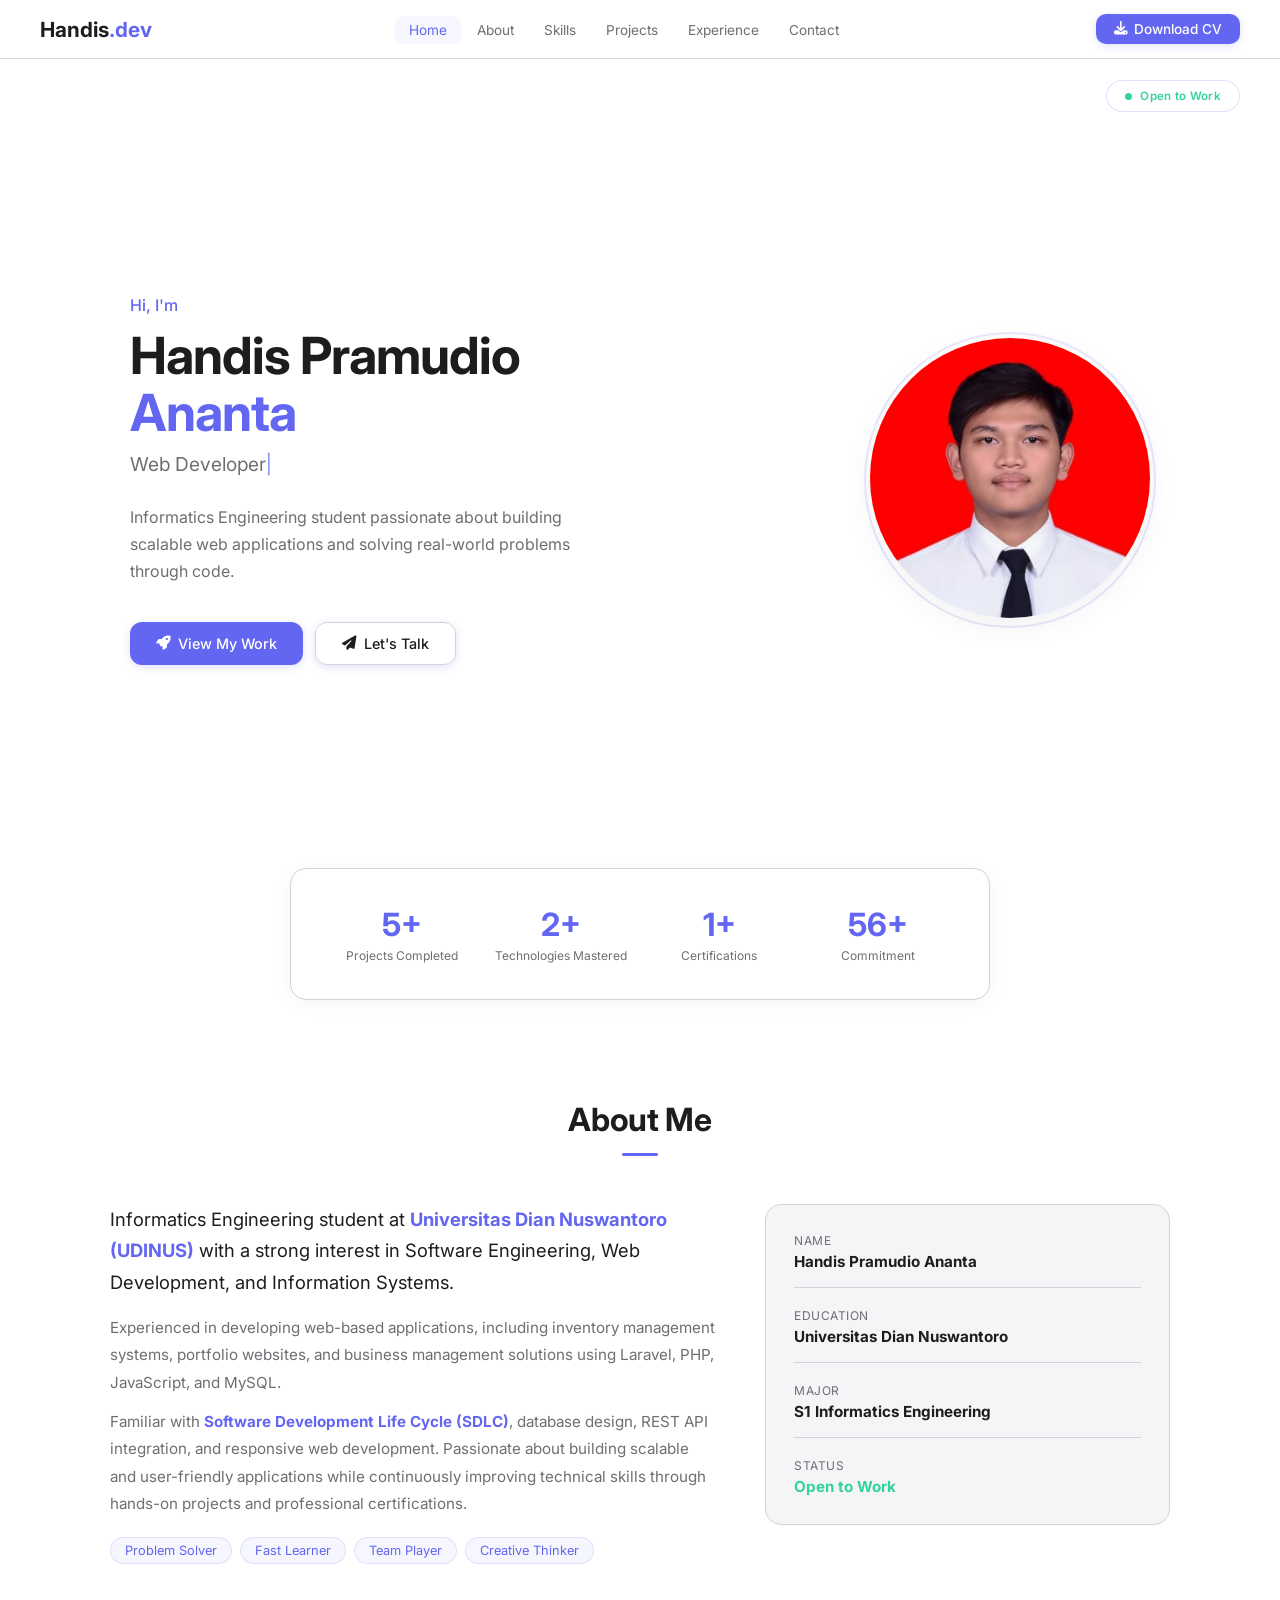
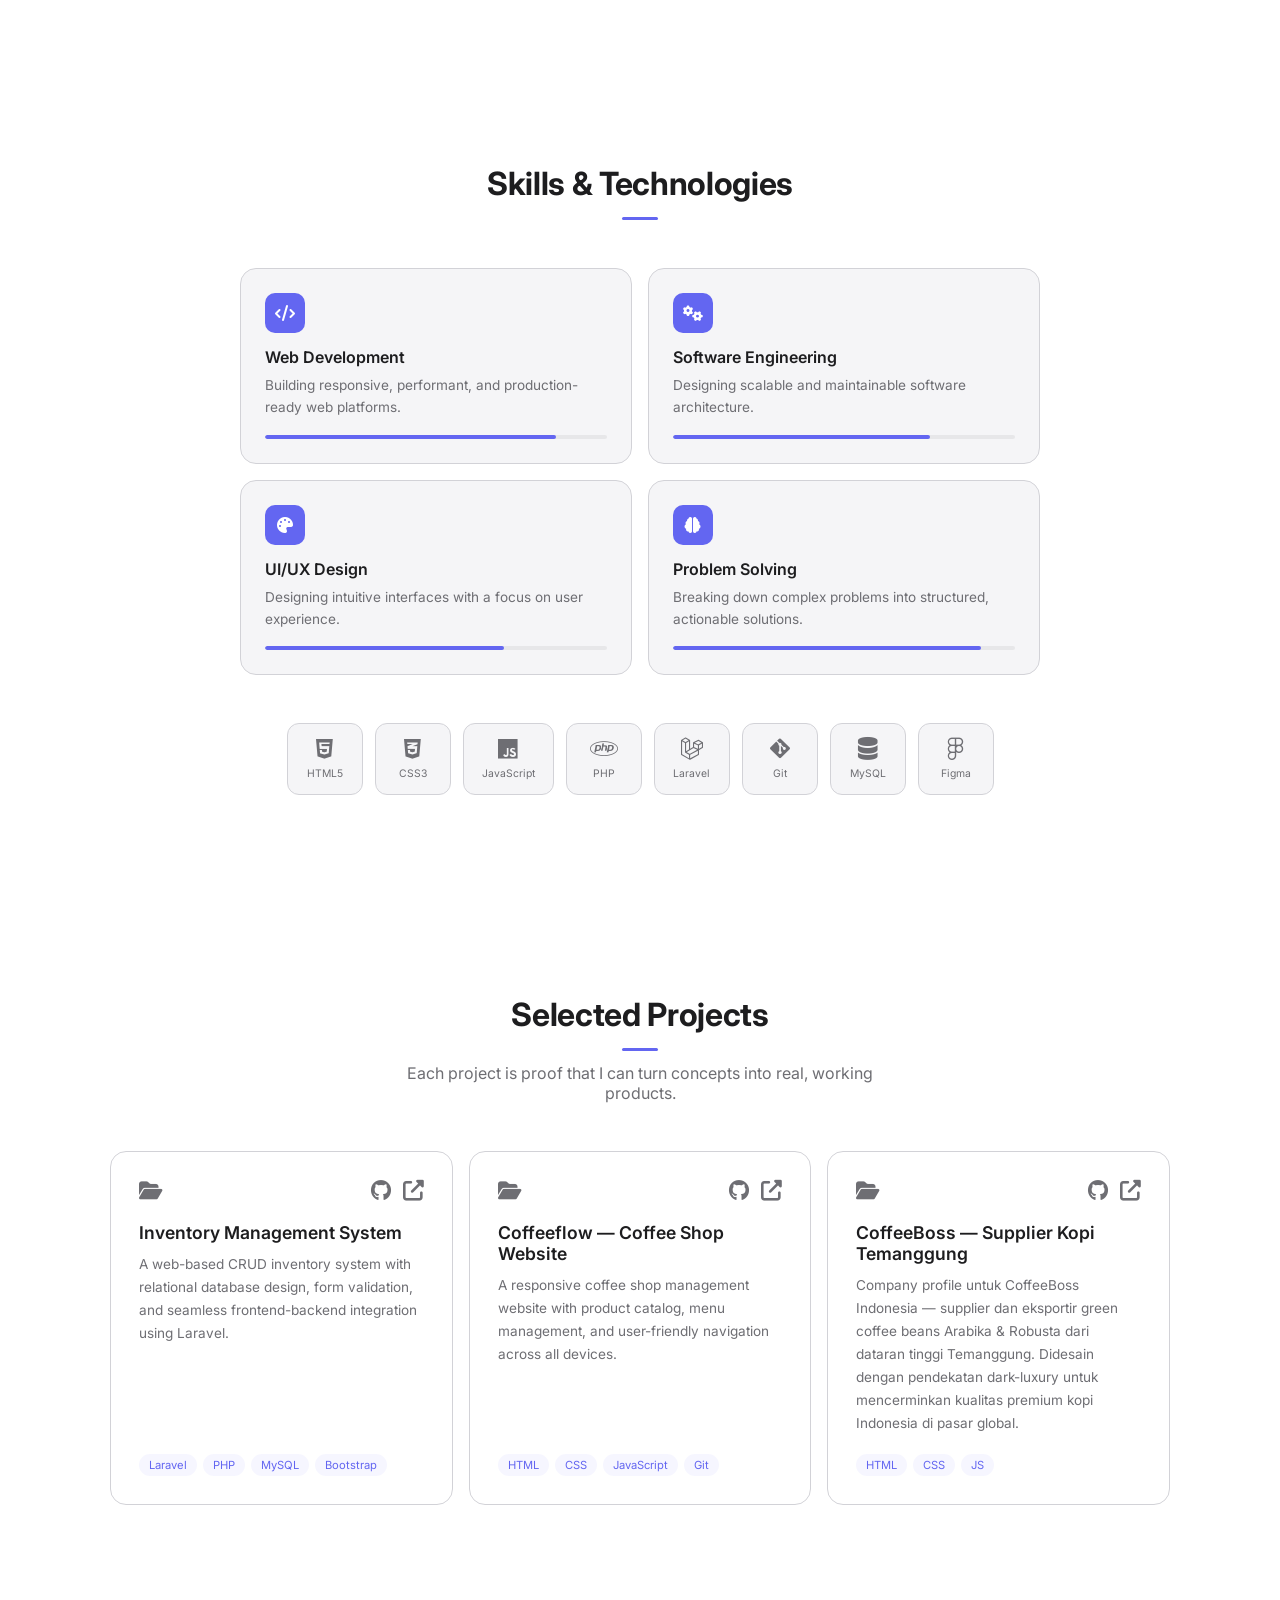
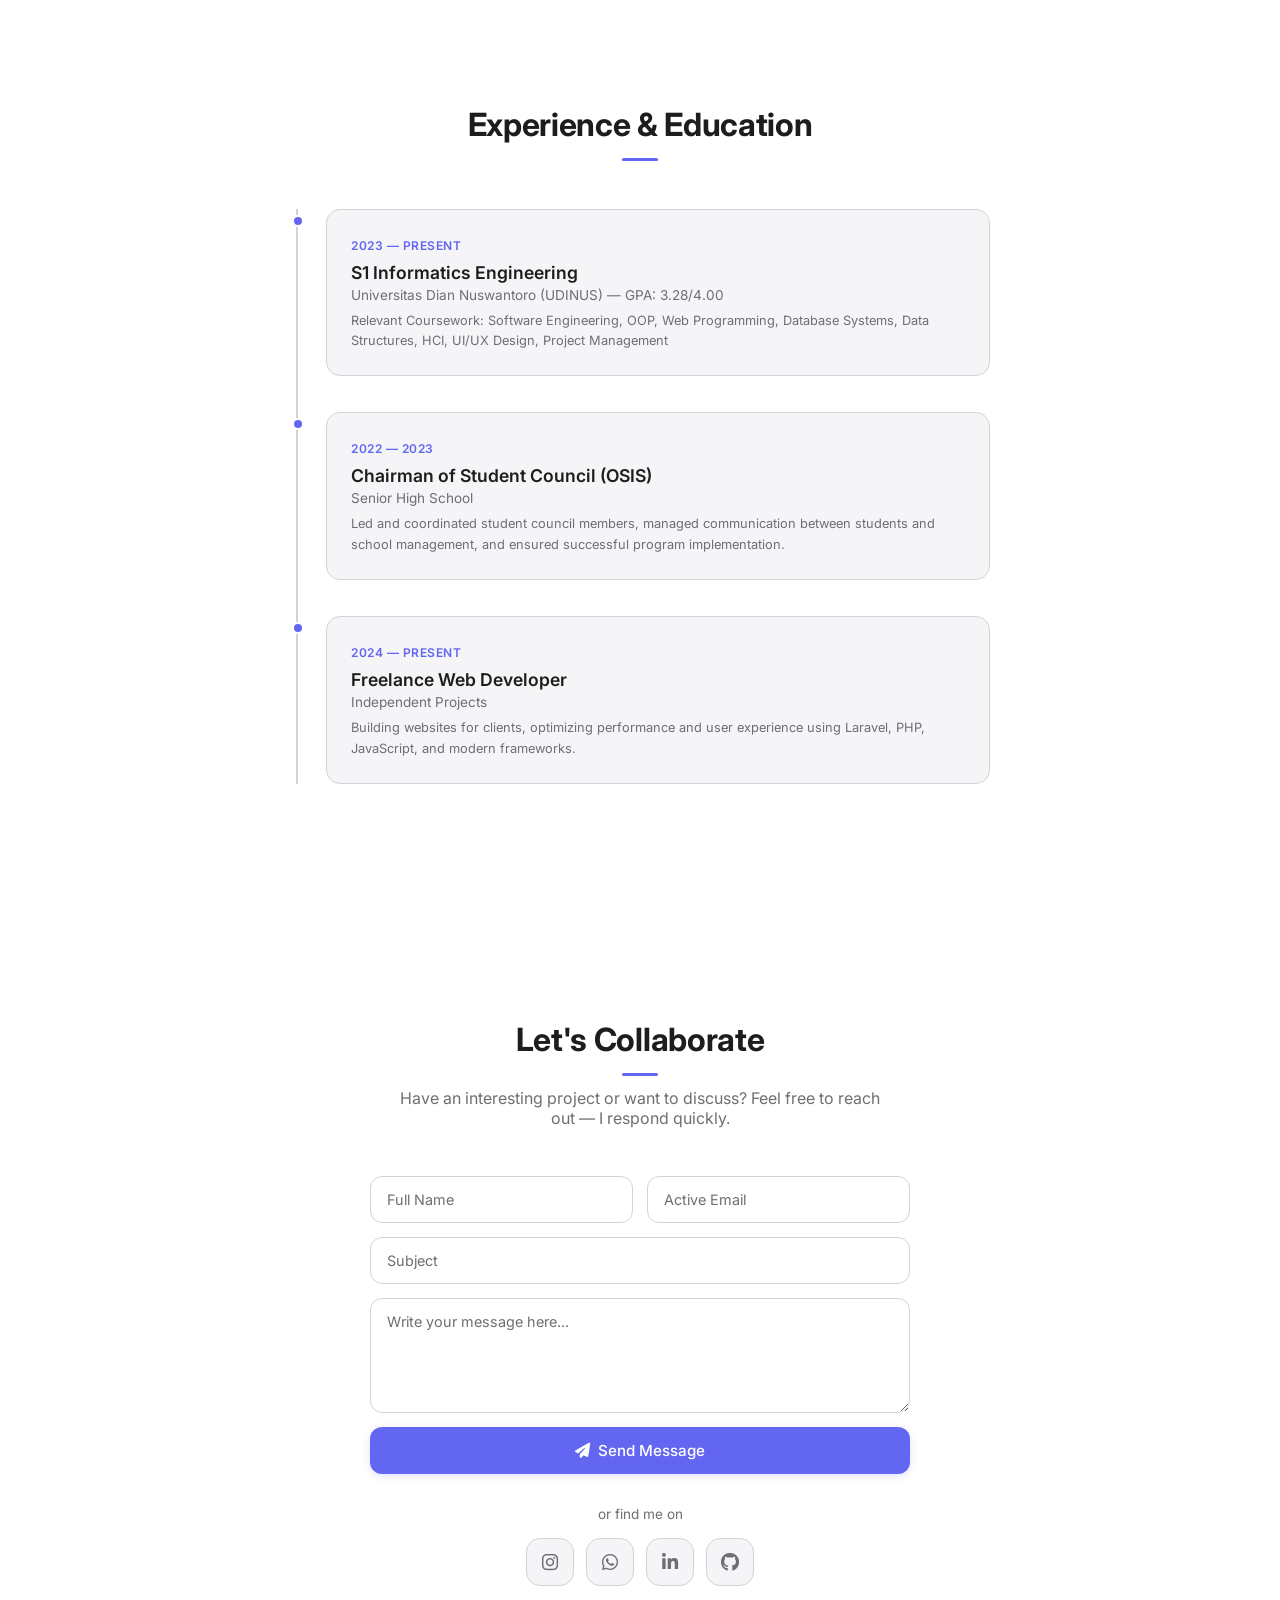
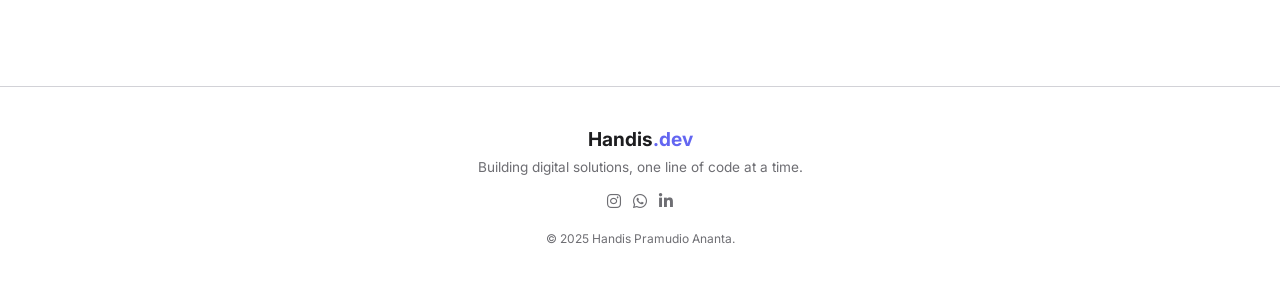
<file: index.html>
<!doctype html>
<html lang="en">
  <head>
    <meta charset="UTF-8" />
    <meta name="viewport" content="width=device-width, initial-scale=1.0" />
    <title>Handis Pramudio Ananta | Software Engineer</title>

    <link
      href="https://fonts.googleapis.com/css2?family=Inter:wght@300;400;600;700;800&display=swap"
      rel="stylesheet"
    />
    <link
      rel="stylesheet"
      href="https://cdnjs.cloudflare.com/ajax/libs/font-awesome/6.5.0/css/all.min.css"
    />
    <link href="https://unpkg.com/aos@2.3.4/dist/aos.css" rel="stylesheet" />

    <link rel="stylesheet" href="style.css" />
  </head>

  <body>
    <!-- HIRE BADGE -->
    <div class="hire-badge">
      <span class="hire-dot"></span>
      <span class="hire-text">Open to Work</span>
    </div>

    <!-- NAVBAR -->
    <nav id="navbar">
      <h2>Handis<span>.dev</span></h2>

      <ul id="nav-links">
        <li><a href="#home" class="nav-link active">Home</a></li>
        <li><a href="#about" class="nav-link">About</a></li>
        <li><a href="#skills" class="nav-link">Skills</a></li>
        <li><a href="#projects" class="nav-link">Projects</a></li>
        <li><a href="#experience" class="nav-link">Experience</a></li>
        <li><a href="#contact" class="nav-link">Contact</a></li>
      </ul>

      <a href="cv.html" target="_blank" class="btn-cv">
        <i class="fas fa-download"></i> Download CV
      </a>

      <!-- HAMBURGER -->
      <button class="hamburger" id="hamburger" aria-label="Menu">
        <span></span>
        <span></span>
        <span></span>
      </button>
    </nav>

    <!-- HERO -->
    <section id="home" class="hero">
      <div class="hero-text" data-aos="fade-right">
        <p class="greeting">Hi, I'm</p>
        <h1>Handis Pramudio <span>Ananta</span></h1>
        <h3><span id="typing"></span><span class="cursor">|</span></h3>

        <p class="sub">
          Informatics Engineering student passionate about building scalable
          web applications and solving real-world problems through code.
        </p>

        <div class="cta">
          <button onclick="scrollToSection('projects')">
            <i class="fas fa-rocket"></i> View My Work
          </button>
          <button onclick="scrollToSection('contact')" class="secondary">
            <i class="fas fa-paper-plane"></i> Let's Talk
          </button>
        </div>
      </div>

      <div class="hero-img" data-aos="fade-up">
        <img src="profiledio.jpeg" alt="Handis Pramudio Ananta" />
      </div>
    </section>

    <!-- STATS -->
    <section class="stats" data-aos="fade-up">
      <div class="stat">
        <h3 data-count="10">0</h3>
        <p>Projects Completed</p>
      </div>
      <div class="stat">
        <h3 data-count="5">0</h3>
        <p>Technologies Mastered</p>
      </div>
      <div class="stat">
        <h3 data-count="3">0</h3>
        <p>Certifications</p>
      </div>
      <div class="stat">
        <h3 data-count="100">0</h3>
        <p>Commitment</p>
      </div>
    </section>

    <!-- ABOUT -->
    <section id="about" data-aos="fade-up">
      <h2 class="section-title">About Me</h2>
      <div class="about-grid">
        <div class="about-text" data-aos="fade-right">
          <p class="lead">
            Informatics Engineering student at
            <strong>Universitas Dian Nuswantoro (UDINUS)</strong> with a strong
            interest in Software Engineering, Web Development, and Information
            Systems.
          </p>
          <p>
            Experienced in developing web-based applications, including
            inventory management systems, portfolio websites, and business
            management solutions using Laravel, PHP, JavaScript, and MySQL.
          </p>
          <p>
            Familiar with
            <strong>Software Development Life Cycle (SDLC)</strong>, database
            design, REST API integration, and responsive web development.
            Passionate about building scalable and user-friendly applications
            while continuously improving technical skills through hands-on
            projects and professional certifications.
          </p>
          <div class="about-tags">
            <span>Problem Solver</span>
            <span>Fast Learner</span>
            <span>Team Player</span>
            <span>Creative Thinker</span>
          </div>
        </div>
        <div class="about-info" data-aos="fade-left">
          <div class="info-item">
            <span>Name</span>
            <strong>Handis Pramudio Ananta</strong>
          </div>
          <div class="info-item">
            <span>Education</span>
            <strong>Universitas Dian Nuswantoro</strong>
          </div>
          <div class="info-item">
            <span>Major</span>
            <strong>S1 Informatics Engineering</strong>
          </div>
          <div class="info-item">
            <span>Status</span>
            <strong class="status-active">Open to Work</strong>
          </div>
        </div>
      </div>
    </section>

    <!-- SKILLS -->
    <section id="skills">
      <h2 class="section-title" data-aos="fade-up">Skills & Technologies</h2>

      <div class="skills" data-aos="fade-up">
        <div class="skill">
          <div class="skill-icon"><i class="fas fa-code"></i></div>
          <h3>Web Development</h3>
          <p>Building responsive, performant, and production-ready web platforms.</p>
          <div class="skill-bar">
            <div class="bar-fill" data-width="85"></div>
          </div>
        </div>

        <div class="skill">
          <div class="skill-icon"><i class="fas fa-cogs"></i></div>
          <h3>Software Engineering</h3>
          <p>Designing scalable and maintainable software architecture.</p>
          <div class="skill-bar">
            <div class="bar-fill" data-width="75"></div>
          </div>
        </div>

        <div class="skill">
          <div class="skill-icon"><i class="fas fa-palette"></i></div>
          <h3>UI/UX Design</h3>
          <p>Designing intuitive interfaces with a focus on user experience.</p>
          <div class="skill-bar">
            <div class="bar-fill" data-width="70"></div>
          </div>
        </div>

        <div class="skill">
          <div class="skill-icon"><i class="fas fa-brain"></i></div>
          <h3>Problem Solving</h3>
          <p>
            Breaking down complex problems into structured, actionable solutions.
          </p>
          <div class="skill-bar">
            <div class="bar-fill" data-width="90"></div>
          </div>
        </div>
      </div>

      <div class="tech" data-aos="fade-up">
        <div class="tech-item">
          <i class="fab fa-html5"></i><span>HTML5</span>
        </div>
        <div class="tech-item">
          <i class="fab fa-css3-alt"></i><span>CSS3</span>
        </div>
        <div class="tech-item">
          <i class="fab fa-js"></i><span>JavaScript</span>
        </div>
        <div class="tech-item"><i class="fab fa-php"></i><span>PHP</span></div>
        <div class="tech-item">
          <i class="fab fa-laravel"></i><span>Laravel</span>
        </div>
        <div class="tech-item">
          <i class="fab fa-git-alt"></i><span>Git</span>
        </div>
        <div class="tech-item">
          <i class="fas fa-database"></i><span>MySQL</span>
        </div>
        <div class="tech-item">
          <i class="fab fa-figma"></i><span>Figma</span>
        </div>
      </div>
    </section>

    <!-- PROJECT -->
    <section id="projects">
      <h2 class="section-title" data-aos="fade-up">Selected Projects</h2>
      <p class="section-sub" data-aos="fade-up">
        Each project is proof that I can turn concepts into real, working products.
      </p>

      <div class="cards">
        <div class="card" data-aos="fade-up" data-aos-delay="0">
          <div class="card-header">
            <i class="fas fa-folder-open"></i>
            <div class="card-links">
              <a href="#"><i class="fab fa-github"></i></a>
              <a href="#"><i class="fas fa-external-link-alt"></i></a>
            </div>
          </div>
          <h3>Inventory Management System</h3>
          <p>
            A web-based CRUD inventory system with relational database design,
            form validation, and seamless frontend-backend integration using Laravel.
          </p>
          <div class="card-tags">
            <span>Laravel</span>
            <span>PHP</span>
            <span>MySQL</span>
            <span>Bootstrap</span>
          </div>
        </div>

        <div class="card" data-aos="fade-up" data-aos-delay="200">
          <div class="card-header">
            <i class="fas fa-folder-open"></i>
            <div class="card-links">
              <a href="#"><i class="fab fa-github"></i></a>
              <a
                href="https://coffeflow.netlify.app/"
                target="_blank"
                ><i class="fas fa-external-link-alt"></i
              ></a>
            </div>
          </div>
          <h3>Coffeeflow — Coffee Shop Website</h3>
          <p>
            A responsive coffee shop management website with product catalog,
            menu management, and user-friendly navigation across all devices.
          </p>
          <div class="card-tags">
            <span>HTML</span>
            <span>CSS</span>
            <span>JavaScript</span>
            <span>Git</span>
          </div>
        </div>

        <div class="card" data-aos="fade-up" data-aos-delay="300">
          <div class="card-header">
            <i class="fas fa-folder-open"></i>
            <div class="card-links">
              <a href="#"><i class="fab fa-github"></i></a>
              <a
                href="https://coffebosindonesia.netlify.app/"
                target="_blank"
                ><i class="fas fa-external-link-alt"></i
              ></a>
            </div>
          </div>
          <h3>CoffeeBoss — Supplier Kopi Temanggung</h3>
          <p>
            Company profile untuk CoffeeBoss Indonesia — supplier dan eksportir
            green coffee beans Arabika &amp; Robusta dari dataran tinggi
            Temanggung. Didesain dengan pendekatan dark-luxury untuk
            mencerminkan kualitas premium kopi Indonesia di pasar global.
          </p>
          <div class="card-tags">
            <span>HTML</span>
            <span>CSS</span>
            <span>JS</span>
          </div>
        </div>
      </div>
    </section>

    <!-- EXPERIENCE / EDUCATION -->
    <section id="experience">
      <h2 class="section-title" data-aos="fade-up">Experience & Education</h2>

      <div class="timeline">
        <div class="timeline-item" data-aos="fade-right">
          <div class="timeline-dot"></div>
          <div class="timeline-content">
            <span class="timeline-date">2023 — Present</span>
            <h3>S1 Informatics Engineering</h3>
            <p>Universitas Dian Nuswantoro (UDINUS) — GPA: 3.28/4.00</p>
            <p class="timeline-detail">
              Relevant Coursework: Software Engineering, OOP, Web Programming,
              Database Systems, Data Structures, HCI, UI/UX Design, Project Management
            </p>
          </div>
        </div>

        <div class="timeline-item" data-aos="fade-left">
          <div class="timeline-dot"></div>
          <div class="timeline-content">
            <span class="timeline-date">2022 — 2023</span>
            <h3>Chairman of Student Council (OSIS)</h3>
            <p>Senior High School</p>
            <p class="timeline-detail">
              Led and coordinated student council members, managed communication
              between students and school management, and ensured successful
              program implementation.
            </p>
          </div>
        </div>

        <div class="timeline-item" data-aos="fade-right">
          <div class="timeline-dot"></div>
          <div class="timeline-content">
            <span class="timeline-date">2024 — Present</span>
            <h3>Freelance Web Developer</h3>
            <p>Independent Projects</p>
            <p class="timeline-detail">
              Building websites for clients, optimizing performance and user
              experience using Laravel, PHP, JavaScript, and modern frameworks.
            </p>
          </div>
        </div>
      </div>
    </section>

    <!-- CONTACT -->
    <section id="contact" data-aos="fade-up">
      <h2 class="section-title">Let's Collaborate</h2>
      <p class="section-sub">
        Have an interesting project or want to discuss? Feel free to reach out —
        I respond quickly.
      </p>

      <form class="contact-form" onsubmit="handleSubmit(event)">
        <div class="form-row">
          <input type="text" placeholder="Full Name" required />
          <input type="email" placeholder="Active Email" required />
        </div>
        <input type="text" placeholder="Subject" required />
        <textarea
          placeholder="Write your message here..."
          rows="5"
          required
        ></textarea>
        <button type="submit">
          <i class="fas fa-paper-plane"></i> Send Message
        </button>
      </form>

      <p class="or-text">or find me on</p>

      <div class="social-icons">
        <a
          href="https://www.instagram.com/diidioo._/"
          target="_blank"
          aria-label="Instagram"
        >
          <i class="fab fa-instagram"></i>
        </a>
        <a
          href="https://wa.me/628970096785"
          target="_blank"
          aria-label="WhatsApp"
        >
          <i class="fab fa-whatsapp"></i>
        </a>
        <a
          href="https://www.linkedin.com/in/pramudio-ananta"
          target="_blank"
          aria-label="LinkedIn"
        >
          <i class="fab fa-linkedin-in"></i>
        </a>
        <a
          href="https://github.com/handispramudyo-hub"
          target="_blank"
          aria-label="GitHub"
        >
          <i class="fab fa-github"></i>
        </a>
      </div>
    </section>

    <!-- SCROLL TO TOP -->
    <button class="scroll-top" id="scrollTop" aria-label="Scroll ke atas">
      <i class="fas fa-chevron-up"></i>
    </button>

    <!-- FOOTER -->
    <footer>
      <div class="footer-content">
        <h3>Handis<span>.dev</span></h3>
        <p>Building digital solutions, one line of code at a time.</p>
        <div class="footer-socials">
          <a href="https://www.instagram.com/diidioo._/" target="_blank"
            ><i class="fab fa-instagram"></i
          ></a>
          <a href="https://wa.me/628970096785" target="_blank"
            ><i class="fab fa-whatsapp"></i
          ></a>
          <a
            href="https://www.linkedin.com/in/pramudio-ananta"
            target="_blank"
            ><i class="fab fa-linkedin-in"></i
          ></a>
        </div>
      </div>
      <div class="footer-bottom">
        <p>&copy; 2025 Handis Pramudio Ananta.</p>
      </div>
    </footer>

    <script src="https://unpkg.com/aos@2.3.4/dist/aos.js"></script>
    <script src="script.js"></script>
  </body>
</html>
</file>
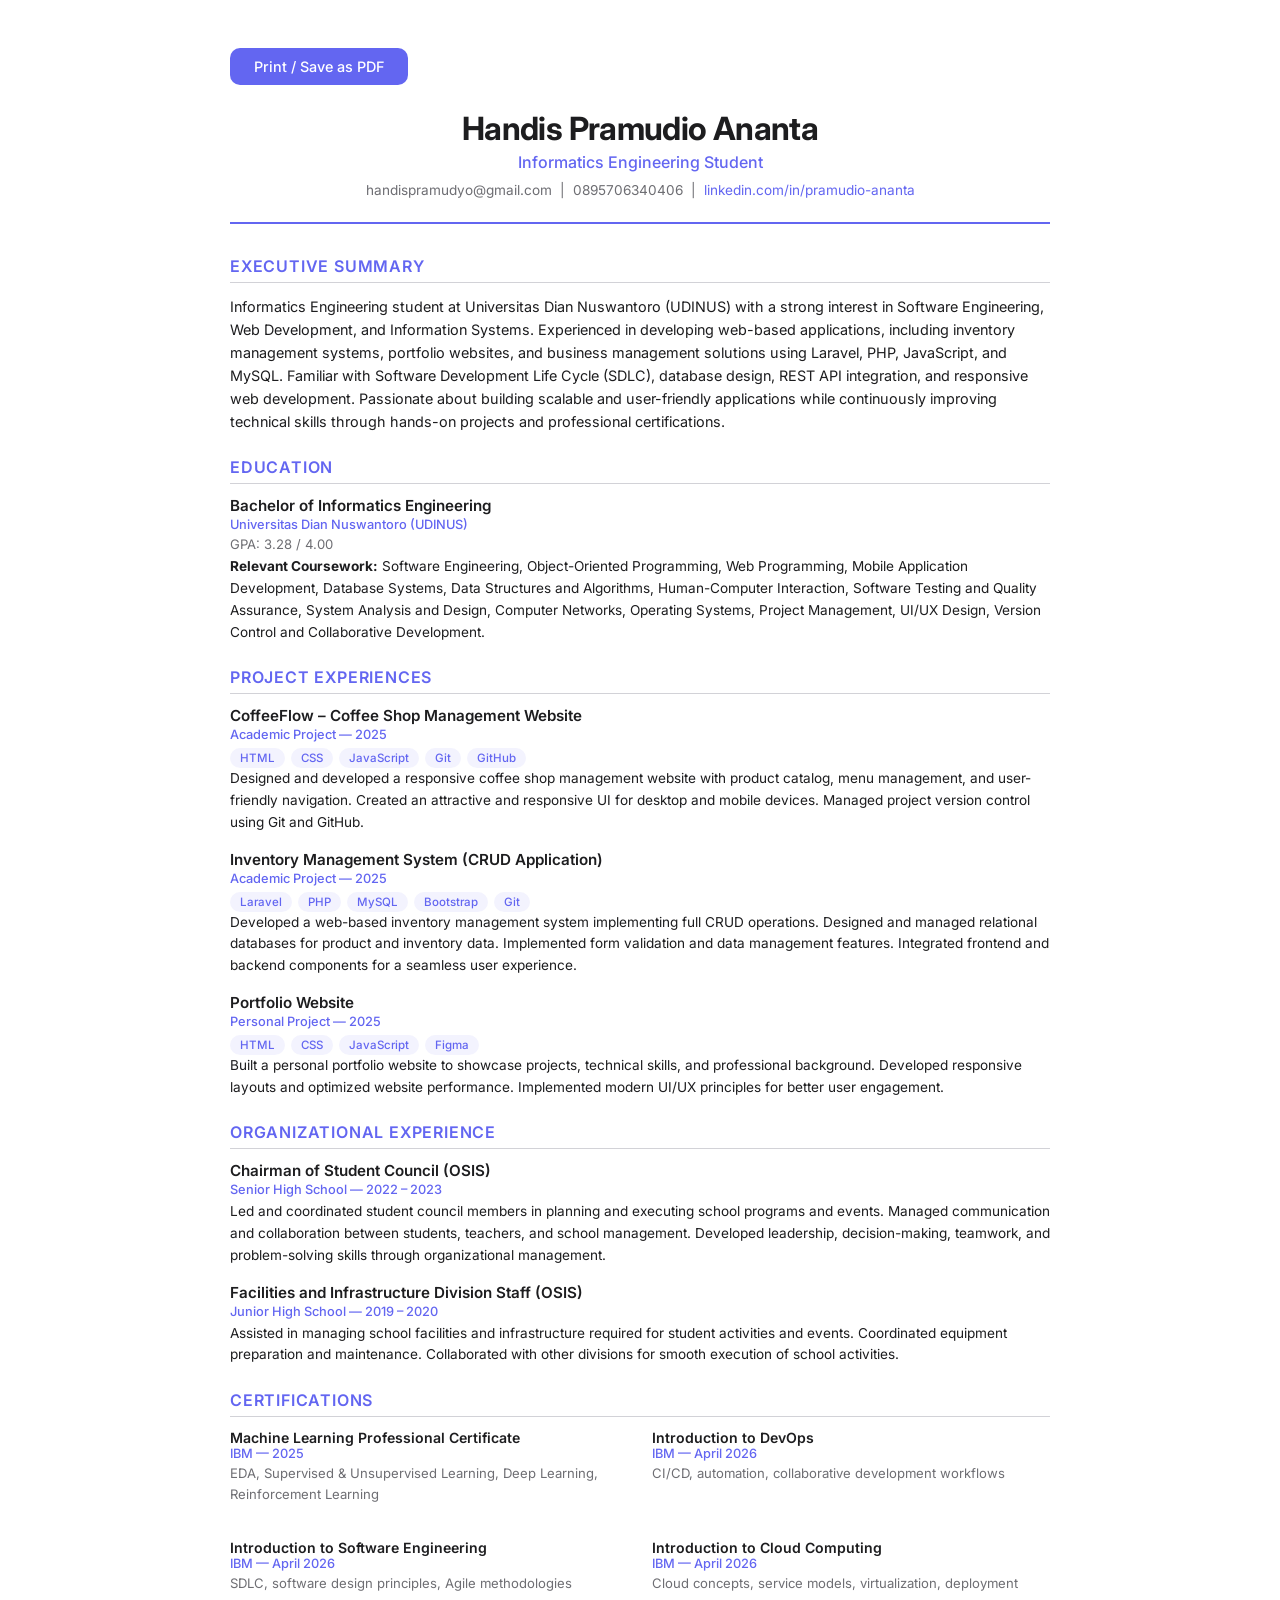
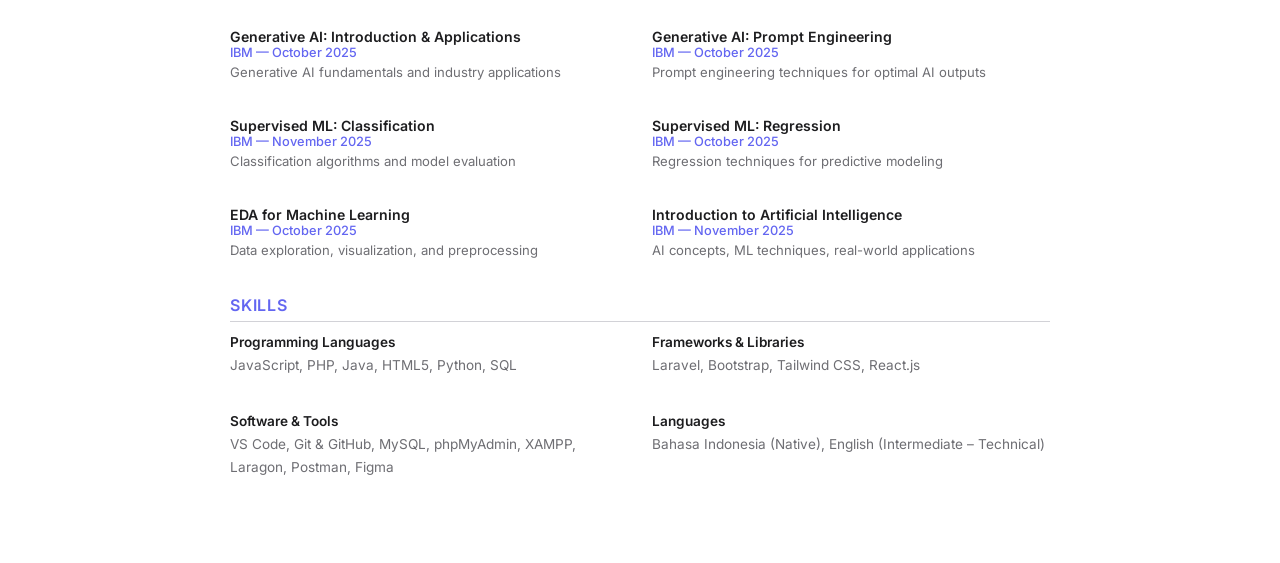
<file: cv.html>
<!doctype html>
<html lang="en">
<head>
  <meta charset="UTF-8" />
  <meta name="viewport" content="width=device-width, initial-scale=1.0" />
  <title>CV - Handis Pramudio Ananta</title>
  <link href="https://fonts.googleapis.com/css2?family=Inter:wght@300;400;500;600;700&display=swap" rel="stylesheet" />
  <style>
    * { margin: 0; padding: 0; box-sizing: border-box; }
    body {
      font-family: "Inter", sans-serif;
      color: #1d1d1f;
      background: #fff;
      padding: 48px 40px;
      max-width: 900px;
      margin: 0 auto;
      -webkit-font-smoothing: antialiased;
    }
    @media print {
      body { padding: 32px 28px; }
      .no-print { display: none; }
    }
    .header {
      text-align: center;
      margin-bottom: 32px;
      padding-bottom: 24px;
      border-bottom: 2px solid #6366f1;
    }
    .header h1 { font-size: 2rem; font-weight: 700; margin-bottom: 4px; letter-spacing: -0.02em; }
    .header .title { font-size: 1rem; color: #6366f1; font-weight: 500; margin-bottom: 10px; }
    .header .contact { font-size: 0.85rem; color: #6e6e73; }
    .header .contact a { color: #6366f1; text-decoration: none; }
    .header .contact a:hover { text-decoration: underline; }
    .section { margin-bottom: 24px; }
    .section-title {
      font-size: 1rem;
      font-weight: 600;
      text-transform: uppercase;
      letter-spacing: 0.05em;
      color: #6366f1;
      margin-bottom: 12px;
      padding-bottom: 6px;
      border-bottom: 1px solid #d2d2d7;
    }
    .section p, .section li { font-size: 0.9rem; line-height: 1.6; color: #1d1d1f; }
    .section ul { list-style: none; padding-left: 0; }
    .section ul li { position: relative; padding-left: 16px; margin-bottom: 4px; }
    .section ul li::before { content: "–"; position: absolute; left: 0; color: #6366f1; }
    .grid-2 { display: grid; grid-template-columns: 1fr 1fr; gap: 24px; }
    .item { margin-bottom: 16px; }
    .item h3 { font-size: 0.95rem; font-weight: 600; margin-bottom: 2px; }
    .item .meta { font-size: 0.8rem; color: #6366f1; font-weight: 500; margin-bottom: 4px; }
    .item .sub { font-size: 0.82rem; color: #6e6e73; margin-bottom: 4px; }
    .item p { font-size: 0.85rem; line-height: 1.6; color: #1d1d1f; }
    .tags { display: flex; flex-wrap: wrap; gap: 6px; margin-top: 6px; }
    .tags span {
      font-size: 0.72rem; padding: 3px 10px;
      background: rgba(99, 102, 241, 0.08);
      color: #6366f1; border-radius: 50px; font-weight: 500;
    }
    .skill-group { margin-bottom: 12px; }
    .skill-group h4 { font-size: 0.85rem; font-weight: 600; margin-bottom: 4px; color: #1d1d1f; }
    .skill-group .items { font-size: 0.85rem; color: #6e6e73; line-height: 1.7; }
    .cert-item { margin-bottom: 10px; }
    .cert-item h4 { font-size: 0.88rem; font-weight: 600; }
    .cert-item .meta { font-size: 0.8rem; color: #6366f1; font-weight: 500; }
    .cert-item p { font-size: 0.82rem; color: #6e6e73; margin-top: 2px; }
    .btn-print {
      display: inline-block; margin-bottom: 24px; padding: 10px 24px;
      background: #6366f1; color: #fff; border: none; border-radius: 10px;
      font-family: "Inter", sans-serif; font-size: 0.9rem; font-weight: 500;
      cursor: pointer; transition: background 0.2s;
    }
    .btn-print:hover { background: #5558e6; }
    @media (max-width: 600px) { .grid-2 { grid-template-columns: 1fr; } body { padding: 24px 16px; } }
  </style>
</head>
<body>

<button class="btn-print no-print" onclick="window.print()">Print / Save as PDF</button>

<div class="header">
  <h1>Handis Pramudio Ananta</h1>
  <div class="title">Informatics Engineering Student</div>
  <div class="contact">
    handispramudyo@gmail.com &nbsp;|&nbsp; 0895706340406 &nbsp;|&nbsp;
    <a href="https://www.linkedin.com/in/pramudio-ananta" target="_blank">linkedin.com/in/pramudio-ananta</a>
  </div>
</div>

<div class="section">
  <div class="section-title">Executive Summary</div>
  <p>
    Informatics Engineering student at Universitas Dian Nuswantoro (UDINUS) with a strong interest in
    Software Engineering, Web Development, and Information Systems. Experienced in developing web-based
    applications, including inventory management systems, portfolio websites, and business management
    solutions using Laravel, PHP, JavaScript, and MySQL. Familiar with Software Development Life Cycle
    (SDLC), database design, REST API integration, and responsive web development. Passionate about
    building scalable and user-friendly applications while continuously improving technical skills
    through hands-on projects and professional certifications.
  </p>
</div>

<div class="section">
  <div class="section-title">Education</div>
  <div class="item">
    <h3>Bachelor of Informatics Engineering</h3>
    <div class="meta">Universitas Dian Nuswantoro (UDINUS)</div>
    <div class="sub">GPA: 3.28 / 4.00</div>
    <p><strong>Relevant Coursework:</strong> Software Engineering, Object-Oriented Programming,
    Web Programming, Mobile Application Development, Database Systems, Data Structures and Algorithms,
    Human-Computer Interaction, Software Testing and Quality Assurance, System Analysis and Design,
    Computer Networks, Operating Systems, Project Management, UI/UX Design, Version Control and
    Collaborative Development.</p>
  </div>
</div>

<div class="section">
  <div class="section-title">Project Experiences</div>

  <div class="item">
    <h3>CoffeeFlow – Coffee Shop Management Website</h3>
    <div class="meta">Academic Project &mdash; 2025</div>
    <div class="tags"><span>HTML</span><span>CSS</span><span>JavaScript</span><span>Git</span><span>GitHub</span></div>
    <p>Designed and developed a responsive coffee shop management website with product catalog, menu management,
    and user-friendly navigation. Created an attractive and responsive UI for desktop and mobile devices.
    Managed project version control using Git and GitHub.</p>
  </div>

  <div class="item">
    <h3>Inventory Management System (CRUD Application)</h3>
    <div class="meta">Academic Project &mdash; 2025</div>
    <div class="tags"><span>Laravel</span><span>PHP</span><span>MySQL</span><span>Bootstrap</span><span>Git</span></div>
    <p>Developed a web-based inventory management system implementing full CRUD operations. Designed and managed
    relational databases for product and inventory data. Implemented form validation and data management features.
    Integrated frontend and backend components for a seamless user experience.</p>
  </div>

  <div class="item">
    <h3>Portfolio Website</h3>
    <div class="meta">Personal Project &mdash; 2025</div>
    <div class="tags"><span>HTML</span><span>CSS</span><span>JavaScript</span><span>Figma</span></div>
    <p>Built a personal portfolio website to showcase projects, technical skills, and professional background.
    Developed responsive layouts and optimized website performance. Implemented modern UI/UX principles
    for better user engagement.</p>
  </div>
</div>

<div class="section">
  <div class="section-title">Organizational Experience</div>

  <div class="item">
    <h3>Chairman of Student Council (OSIS)</h3>
    <div class="meta">Senior High School &mdash; 2022 &ndash; 2023</div>
    <p>Led and coordinated student council members in planning and executing school programs and events.
    Managed communication and collaboration between students, teachers, and school management.
    Developed leadership, decision-making, teamwork, and problem-solving skills through organizational management.</p>
  </div>

  <div class="item">
    <h3>Facilities and Infrastructure Division Staff (OSIS)</h3>
    <div class="meta">Junior High School &mdash; 2019 &ndash; 2020</div>
    <p>Assisted in managing school facilities and infrastructure required for student activities and events.
    Coordinated equipment preparation and maintenance. Collaborated with other divisions for smooth execution
    of school activities.</p>
  </div>
</div>

<div class="section">
  <div class="section-title">Certifications</div>
  <div class="grid-2">
    <div class="cert-item">
      <h4>Machine Learning Professional Certificate</h4>
      <div class="meta">IBM &mdash; 2025</div>
      <p>EDA, Supervised &amp; Unsupervised Learning, Deep Learning, Reinforcement Learning</p>
    </div>
    <div class="cert-item">
      <h4>Introduction to DevOps</h4>
      <div class="meta">IBM &mdash; April 2026</div>
      <p>CI/CD, automation, collaborative development workflows</p>
    </div>
    <div class="cert-item">
      <h4>Introduction to Software Engineering</h4>
      <div class="meta">IBM &mdash; April 2026</div>
      <p>SDLC, software design principles, Agile methodologies</p>
    </div>
    <div class="cert-item">
      <h4>Introduction to Cloud Computing</h4>
      <div class="meta">IBM &mdash; April 2026</div>
      <p>Cloud concepts, service models, virtualization, deployment</p>
    </div>
    <div class="cert-item">
      <h4>Generative AI: Introduction &amp; Applications</h4>
      <div class="meta">IBM &mdash; October 2025</div>
      <p>Generative AI fundamentals and industry applications</p>
    </div>
    <div class="cert-item">
      <h4>Generative AI: Prompt Engineering</h4>
      <div class="meta">IBM &mdash; October 2025</div>
      <p>Prompt engineering techniques for optimal AI outputs</p>
    </div>
    <div class="cert-item">
      <h4>Supervised ML: Classification</h4>
      <div class="meta">IBM &mdash; November 2025</div>
      <p>Classification algorithms and model evaluation</p>
    </div>
    <div class="cert-item">
      <h4>Supervised ML: Regression</h4>
      <div class="meta">IBM &mdash; October 2025</div>
      <p>Regression techniques for predictive modeling</p>
    </div>
    <div class="cert-item">
      <h4>EDA for Machine Learning</h4>
      <div class="meta">IBM &mdash; October 2025</div>
      <p>Data exploration, visualization, and preprocessing</p>
    </div>
    <div class="cert-item">
      <h4>Introduction to Artificial Intelligence</h4>
      <div class="meta">IBM &mdash; November 2025</div>
      <p>AI concepts, ML techniques, real-world applications</p>
    </div>
  </div>
</div>

<div class="section">
  <div class="section-title">Skills</div>
  <div class="grid-2">
    <div class="skill-group">
      <h4>Programming Languages</h4>
      <div class="items">JavaScript, PHP, Java, HTML5, Python, SQL</div>
    </div>
    <div class="skill-group">
      <h4>Frameworks &amp; Libraries</h4>
      <div class="items">Laravel, Bootstrap, Tailwind CSS, React.js</div>
    </div>
    <div class="skill-group">
      <h4>Software &amp; Tools</h4>
      <div class="items">VS Code, Git &amp; GitHub, MySQL, phpMyAdmin, XAMPP, Laragon, Postman, Figma</div>
    </div>
    <div class="skill-group">
      <h4>Languages</h4>
      <div class="items">Bahasa Indonesia (Native), English (Intermediate &ndash; Technical)</div>
    </div>
  </div>
</div>

<script>
  window.onload = function() {
    setTimeout(function() { window.print(); }, 600);
  };
</script>
</body>
</html>
</file>
<file: style.css>
/* ===== RESET & BASE ===== */
* {
  margin: 0;
  padding: 0;
  box-sizing: border-box;
  font-family: "Inter", sans-serif;
}

:root {
  --primary: #6366f1;
  --primary-hover: #5558e6;
  --bg: #ffffff;
  --bg-card: #f5f5f7;
  --bg-card-hover: #ebebed;
  --text: #1d1d1f;
  --text-secondary: #6e6e73;
  --border: #d2d2d7;
}

html {
  scroll-behavior: smooth;
}

body {
  background: var(--bg);
  color: var(--text);
  overflow-x: hidden;
  -webkit-font-smoothing: antialiased;
}

::selection {
  background: var(--primary);
  color: #fff;
}

/* ===== HIRE BADGE ===== */
.hire-badge {
  position: fixed;
  top: 80px;
  right: 40px;
  display: flex;
  align-items: center;
  gap: 8px;
  padding: 8px 18px;
  background: rgba(255, 255, 255, 0.9);
  border: 1px solid rgba(99, 102, 241, 0.2);
  border-radius: 100px;
  backdrop-filter: blur(12px);
  z-index: 998;
}

.hire-dot {
  width: 7px;
  height: 7px;
  border-radius: 50%;
  background: #34d399;
  flex-shrink: 0;
  animation: dotPulse 2s ease-in-out infinite;
}

.hire-text {
  font-size: 0.72rem;
  font-weight: 600;
  color: #34d399;
  letter-spacing: 0.3px;
  white-space: nowrap;
}

@keyframes dotPulse {
  0%, 100% { box-shadow: 0 0 0 0 rgba(52, 211, 153, 0.5); }
  50% { box-shadow: 0 0 0 6px rgba(52, 211, 153, 0); }
}

/* ===== NAV ===== */
nav {
  display: flex;
  justify-content: space-between;
  align-items: center;
  padding: 14px 40px;
  background: rgba(255, 255, 255, 0.85);
  backdrop-filter: blur(16px);
  border-bottom: 1px solid var(--border);
  position: fixed;
  top: 0;
  left: 0;
  right: 0;
  z-index: 999;
}

nav.scrolled {
  box-shadow: 0 1px 3px rgba(0, 0, 0, 0.06);
}

nav h2 {
  font-size: 1.3rem;
  font-weight: 700;
  color: var(--text);
}

nav h2 span {
  color: var(--primary);
  font-weight: 700;
}

nav ul {
  display: flex;
  list-style: none;
  gap: 2px;
}

nav a.nav-link {
  color: var(--text-secondary);
  text-decoration: none;
  font-size: 0.85rem;
  padding: 6px 14px;
  border-radius: 8px;
  transition: all 0.2s;
  font-weight: 400;
}

nav a.nav-link:hover,
nav a.nav-link.active {
  color: var(--primary);
  background: rgba(99, 102, 241, 0.06);
}

/* HAMBURGER */
.hamburger {
  display: none;
  flex-direction: column;
  gap: 5px;
  background: none;
  border: none;
  cursor: pointer;
  padding: 5px;
}

.hamburger span {
  width: 22px;
  height: 2px;
  background: var(--text);
  border-radius: 2px;
  transition: all 0.3s;
}

.hamburger.active span:nth-child(1) {
  transform: rotate(45deg) translate(5px, 5px);
}

.hamburger.active span:nth-child(2) {
  opacity: 0;
}

.hamburger.active span:nth-child(3) {
  transform: rotate(-45deg) translate(5px, -5px);
}

/* BUTTON CV */
.btn-cv {
  background: var(--primary);
  padding: 7px 18px;
  border-radius: 10px;
  color: #fff;
  text-decoration: none;
  font-weight: 500;
  font-size: 0.85rem;
  transition: all 0.2s;
  display: flex;
  align-items: center;
  gap: 6px;
  box-shadow: 0 2px 8px rgba(99, 102, 241, 0.2);
}

.btn-cv:hover {
  background: var(--primary-hover);
  box-shadow: 0 4px 14px rgba(99, 102, 241, 0.3);
  transform: translateY(-1px);
}

.btn-cv:active {
  transform: translateY(0);
}

/* ===== HERO ===== */
.hero {
  display: flex;
  justify-content: space-between;
  align-items: center;
  min-height: 100vh;
  padding: 140px 40px 80px;
  max-width: 1100px;
  margin: 0 auto;
}

.hero-text {
  max-width: 540px;
}

.greeting {
  font-size: 1rem;
  color: var(--primary);
  font-weight: 500;
  margin-bottom: 12px;
}

.hero h1 {
  font-size: 3.2rem;
  font-weight: 700;
  line-height: 1.1;
  margin-bottom: 12px;
  color: var(--text);
  letter-spacing: -0.02em;
}

.hero h1 span {
  color: var(--primary);
}

.hero h3 {
  font-size: 1.2rem;
  font-weight: 400;
  color: var(--text-secondary);
  margin-bottom: 20px;
  min-height: 2rem;
}

.cursor {
  animation: blink 0.8s infinite;
  font-weight: 300;
  color: var(--primary);
}

@keyframes blink {
  0%, 100% { opacity: 1; }
  50% { opacity: 0; }
}

.hero .sub {
  color: var(--text-secondary);
  font-size: 1rem;
  line-height: 1.7;
  margin-bottom: 36px;
  max-width: 480px;
}

.cta {
  display: flex;
  gap: 12px;
  flex-wrap: wrap;
}

.hero button {
  padding: 12px 26px;
  background: var(--primary);
  border: none;
  cursor: pointer;
  border-radius: 12px;
  font-family: "Inter", sans-serif;
  font-weight: 500;
  font-size: 0.9rem;
  color: #fff;
  transition: all 0.2s;
  display: flex;
  align-items: center;
  gap: 8px;
  box-shadow: 0 2px 8px rgba(99, 102, 241, 0.2);
}

.hero button:hover {
  background: var(--primary-hover);
  box-shadow: 0 4px 16px rgba(99, 102, 241, 0.3);
  transform: translateY(-1px);
}

.hero button:active {
  transform: translateY(0);
}

.hero button.secondary {
  background: transparent;
  border: 1px solid var(--border);
  color: var(--text);
}

.hero button.secondary:hover {
  background: var(--bg-card);
  border-color: var(--text-secondary);
}

/* Hero Image */
.hero-img::after {
  content: "";
  position: absolute;
  inset: -6px;
  border-radius: 50%;
  border: 2px solid rgba(99, 102, 241, 0.15);
  z-index: -1;
}

.hero img {
  width: 280px;
  height: 280px;
  object-fit: cover;
  border-radius: 50%;
  box-shadow: 0 8px 30px rgba(0, 0, 0, 0.06);
  transition: all 0.3s;
}

.hero img:hover {
  transform: scale(1.03);
  box-shadow: 0 12px 40px rgba(0, 0, 0, 0.1);
}

/* ===== STATS ===== */
.stats {
  display: grid;
  grid-template-columns: repeat(4, 1fr);
  max-width: 700px;
  margin: -32px auto 0;
  padding: 28px 32px;
  background: var(--bg);
  border: 1px solid var(--border);
  border-radius: 16px;
  box-shadow: 0 4px 20px rgba(0, 0, 0, 0.04);
  position: relative;
  z-index: 2;
}

.stat {
  text-align: center;
  padding: 8px;
}

.stat h3 {
  font-size: 2rem;
  font-weight: 700;
  color: var(--primary);
}

.stat p {
  font-size: 0.75rem;
  color: var(--text-secondary);
  margin-top: 4px;
}

/* ===== SECTION ===== */
section {
  padding: 100px 20px;
  max-width: 1100px;
  margin: 0 auto;
}

.section-title {
  font-size: 2rem;
  font-weight: 700;
  text-align: center;
  margin-bottom: 12px;
  letter-spacing: -0.01em;
}

.section-title::after {
  content: "";
  display: block;
  width: 36px;
  height: 3px;
  background: var(--primary);
  margin: 14px auto 0;
  border-radius: 4px;
}

.section-sub {
  text-align: center;
  color: var(--text-secondary);
  max-width: 500px;
  margin: 0 auto 48px;
  font-size: 1rem;
}

/* ===== ABOUT ===== */
#about {
  text-align: left;
}

.about-grid {
  display: grid;
  grid-template-columns: 1.5fr 1fr;
  gap: 48px;
  margin-top: 48px;
}

.about-text .lead {
  font-size: 1.15rem;
  line-height: 1.7;
  margin-bottom: 16px;
  color: var(--text);
}

.about-text p {
  color: var(--text-secondary);
  line-height: 1.8;
  margin-bottom: 12px;
  font-size: 0.95rem;
}

.about-text strong {
  color: var(--primary);
}

.about-tags {
  display: flex;
  flex-wrap: wrap;
  gap: 8px;
  margin-top: 20px;
}

.about-tags span {
  background: rgba(99, 102, 241, 0.06);
  border: 1px solid rgba(99, 102, 241, 0.15);
  padding: 5px 14px;
  border-radius: 50px;
  font-size: 0.8rem;
  color: var(--primary);
}

.about-info {
  background: var(--bg-card);
  border: 1px solid var(--border);
  border-radius: 16px;
  padding: 28px;
  display: flex;
  flex-direction: column;
  gap: 20px;
  height: fit-content;
}

.info-item {
  display: flex;
  flex-direction: column;
  gap: 4px;
  border-bottom: 1px solid var(--border);
  padding-bottom: 16px;
}

.info-item:last-child {
  border: none;
  padding-bottom: 0;
}

.info-item span {
  font-size: 0.75rem;
  color: var(--text-secondary);
  text-transform: uppercase;
  letter-spacing: 0.5px;
}

.info-item strong {
  font-size: 0.95rem;
  color: var(--text);
}

.status-active {
  color: #34d399 !important;
}

/* ===== SKILLS ===== */
.skills {
  display: grid;
  grid-template-columns: repeat(2, 1fr);
  gap: 16px;
  max-width: 800px;
  margin: 48px auto 0;
}

.skill {
  padding: 24px;
  border-radius: 16px;
  background: var(--bg-card);
  border: 1px solid var(--border);
  transition: all 0.2s;
  text-align: left;
}

.skill:hover {
  background: var(--bg-card-hover);
  box-shadow: 0 4px 16px rgba(0, 0, 0, 0.04);
}

.skill-icon {
  width: 40px;
  height: 40px;
  background: var(--primary);
  border-radius: 10px;
  display: flex;
  align-items: center;
  justify-content: center;
  margin-bottom: 14px;
  font-size: 1rem;
  color: #fff;
}

.skill h3 {
  font-size: 1rem;
  font-weight: 600;
  margin-bottom: 8px;
  color: var(--text);
}

.skill p {
  font-size: 0.85rem;
  color: var(--text-secondary);
  line-height: 1.6;
  margin-bottom: 16px;
}

.skill-bar {
  height: 4px;
  background: rgba(0, 0, 0, 0.06);
  border-radius: 4px;
  overflow: hidden;
}

.bar-fill {
  height: 100%;
  background: var(--primary);
  border-radius: 4px;
  width: 0;
  transition: width 1s ease;
}

/* TECH ICON */
.tech {
  display: flex;
  justify-content: center;
  flex-wrap: wrap;
  gap: 12px;
  margin-top: 48px;
}

.tech-item {
  display: flex;
  flex-direction: column;
  align-items: center;
  gap: 6px;
  padding: 14px 18px;
  background: var(--bg-card);
  border: 1px solid var(--border);
  border-radius: 12px;
  transition: all 0.2s;
  min-width: 76px;
}

.tech-item:hover {
  background: var(--bg-card-hover);
}

.tech-item i {
  font-size: 1.4rem;
  color: var(--text-secondary);
}

.tech-item span {
  font-size: 0.65rem;
  color: var(--text-secondary);
}

/* ===== PROJECTS ===== */
.cards {
  display: grid;
  grid-template-columns: repeat(auto-fit, minmax(300px, 1fr));
  gap: 16px;
  margin-top: 48px;
}

.card {
  padding: 28px;
  border-radius: 16px;
  background: var(--bg);
  border: 1px solid var(--border);
  transition: all 0.25s;
  text-align: left;
  display: flex;
  flex-direction: column;
}

.card:hover {
  box-shadow: 0 8px 30px rgba(0, 0, 0, 0.06);
  border-color: rgba(99, 102, 241, 0.2);
  transform: translateY(-2px);
}

.card-header {
  display: flex;
  justify-content: space-between;
  align-items: center;
  margin-bottom: 20px;
}

.card-header i {
  font-size: 1.3rem;
  color: var(--text-secondary);
}

.card-links {
  display: flex;
  gap: 12px;
}

.card-links a {
  color: var(--text-secondary);
  font-size: 1rem;
  transition: color 0.2s;
  text-decoration: none;
}

.card-links a:hover {
  color: var(--primary);
}

.card h3 {
  font-size: 1.1rem;
  font-weight: 600;
  color: var(--text);
  margin-bottom: 10px;
}

.card p {
  font-size: 0.85rem;
  color: var(--text-secondary);
  line-height: 1.7;
  flex: 1;
}

.card-tags {
  display: flex;
  flex-wrap: wrap;
  gap: 6px;
  margin-top: 18px;
}

.card-tags span {
  font-size: 0.7rem;
  padding: 4px 10px;
  border-radius: 50px;
  background: rgba(99, 102, 241, 0.06);
  color: var(--primary);
  font-weight: 400;
}

/* ===== TIMELINE ===== */
.timeline {
  position: relative;
  max-width: 700px;
  margin: 48px auto 0;
  padding-left: 36px;
}

.timeline::before {
  content: "";
  position: absolute;
  left: 6px;
  top: 0;
  bottom: 0;
  width: 2px;
  background: var(--border);
}

.timeline-item {
  position: relative;
  margin-bottom: 36px;
}

.timeline-dot {
  position: absolute;
  left: -34px;
  top: 6px;
  width: 12px;
  height: 12px;
  border-radius: 50%;
  background: var(--primary);
  border: 2px solid var(--bg);
}

.timeline-content {
  background: var(--bg-card);
  border: 1px solid var(--border);
  padding: 24px;
  border-radius: 14px;
  transition: all 0.2s;
}

.timeline-content:hover {
  background: var(--bg-card-hover);
  box-shadow: 0 4px 16px rgba(0, 0, 0, 0.04);
}

.timeline-date {
  font-size: 0.75rem;
  color: var(--primary);
  font-weight: 600;
  text-transform: uppercase;
  letter-spacing: 0.5px;
}

.timeline-content h3 {
  font-size: 1.1rem;
  font-weight: 600;
  color: var(--text);
  margin: 8px 0 4px;
}

.timeline-content p {
  font-size: 0.85rem;
  color: var(--text-secondary);
}

.timeline-detail {
  margin-top: 8px;
  font-size: 0.8rem !important;
  color: var(--text-secondary) !important;
  line-height: 1.6;
}

/* ===== CONTACT ===== */
.contact-form {
  max-width: 540px;
  margin: 0 auto 32px;
  display: flex;
  flex-direction: column;
  gap: 14px;
}

.form-row {
  display: grid;
  grid-template-columns: 1fr 1fr;
  gap: 14px;
}

.contact-form input,
.contact-form textarea {
  padding: 14px 16px;
  border-radius: 12px;
  border: 1px solid var(--border);
  background: var(--bg);
  color: var(--text);
  font-family: "Inter", sans-serif;
  font-size: 0.9rem;
  outline: none;
  transition: all 0.2s;
  resize: vertical;
}

.contact-form input:focus,
.contact-form textarea:focus {
  border-color: var(--primary);
  box-shadow: 0 0 0 3px rgba(99, 102, 241, 0.1);
}

.contact-form input::placeholder,
.contact-form textarea::placeholder {
  color: var(--text-secondary);
}

.contact-form button {
  padding: 14px 28px;
  background: var(--primary);
  border: none;
  border-radius: 12px;
  color: #fff;
  font-family: "Inter", sans-serif;
  font-weight: 500;
  font-size: 0.95rem;
  cursor: pointer;
  transition: all 0.2s;
  display: flex;
  align-items: center;
  justify-content: center;
  gap: 8px;
  box-shadow: 0 2px 8px rgba(99, 102, 241, 0.2);
}

.contact-form button:hover {
  background: var(--primary-hover);
  box-shadow: 0 4px 16px rgba(99, 102, 241, 0.3);
  transform: translateY(-1px);
}

.contact-form button:active {
  transform: translateY(0);
}

.or-text {
  text-align: center;
  color: var(--text-secondary);
  font-size: 0.85rem;
  margin-bottom: 16px;
}

.social-icons {
  display: flex;
  justify-content: center;
  gap: 12px;
}

.social-icons a {
  width: 48px;
  height: 48px;
  border-radius: 14px;
  background: var(--bg-card);
  border: 1px solid var(--border);
  display: flex;
  align-items: center;
  justify-content: center;
  font-size: 1.15rem;
  color: var(--text-secondary);
  text-decoration: none;
  transition: all 0.2s;
}

.social-icons a:hover {
  background: var(--bg-card-hover);
  color: var(--primary);
  border-color: rgba(99, 102, 241, 0.2);
}

.social-icons a:nth-child(1):hover {
  color: #e1306c;
  border-color: rgba(225, 48, 108, 0.3);
}

.social-icons a:nth-child(2):hover {
  color: #25d366;
  border-color: rgba(37, 211, 102, 0.3);
}

.social-icons a:nth-child(3):hover {
  color: #0077b5;
  border-color: rgba(0, 119, 181, 0.3);
}

.social-icons a:nth-child(4):hover {
  color: var(--text);
  border-color: var(--border);
}

/* ===== SCROLL TO TOP ===== */
.scroll-top {
  position: fixed;
  bottom: 30px;
  right: 30px;
  width: 42px;
  height: 42px;
  border-radius: 50%;
  background: var(--bg);
  border: 1px solid var(--border);
  color: var(--text-secondary);
  font-size: 1rem;
  cursor: pointer;
  opacity: 0;
  visibility: hidden;
  transition: all 0.25s;
  z-index: 100;
}

.scroll-top.visible {
  opacity: 1;
  visibility: visible;
}

.scroll-top:hover {
  background: var(--bg-card);
  border-color: var(--primary);
  color: var(--primary);
}

/* ===== FOOTER ===== */
footer {
  border-top: 1px solid var(--border);
  padding: 40px 20px;
  text-align: center;
}

.footer-content h3 {
  font-size: 1.2rem;
  font-weight: 700;
  margin-bottom: 8px;
}

.footer-content h3 span {
  color: var(--primary);
}

.footer-content p {
  color: var(--text-secondary);
  font-size: 0.85rem;
  margin-bottom: 16px;
}

.footer-socials {
  display: flex;
  justify-content: center;
  gap: 12px;
  margin-bottom: 20px;
}

.footer-socials a {
  color: var(--text-secondary);
  font-size: 1rem;
  transition: color 0.2s;
  text-decoration: none;
}

.footer-socials a:hover {
  color: var(--primary);
}

.footer-bottom p {
  color: var(--text-secondary);
  font-size: 0.75rem;
}

/* ===== TOAST ===== */
.toast {
  position: fixed;
  bottom: 80px;
  left: 50%;
  transform: translateX(-50%) translateY(20px);
  background: #1d1d1f;
  color: #fff;
  padding: 14px 28px;
  border-radius: 12px;
  font-size: 0.9rem;
  font-weight: 500;
  opacity: 0;
  transition: all 0.4s;
  z-index: 9999;
  box-shadow: 0 8px 24px rgba(0, 0, 0, 0.12);
}

.toast.show {
  opacity: 1;
  transform: translateX(-50%) translateY(0);
}

/* ===== RESPONSIVE ===== */
@media (max-width: 1024px) {
  .hero {
    flex-direction: column;
    text-align: center;
    padding: 130px 24px 60px;
  }

  .hero-text {
    display: flex;
    flex-direction: column;
    align-items: center;
  }

  .hero .sub {
    max-width: 480px;
  }

  .hero-img {
    margin-top: 40px;
  }

  .hero img {
    width: 220px;
    height: 220px;
  }

  .cta {
    justify-content: center;
  }
}

@media (max-width: 900px) {
  .hero h1 {
    font-size: 2.4rem;
  }

  .about-grid {
    grid-template-columns: 1fr;
    gap: 32px;
  }

  .skills {
    grid-template-columns: 1fr;
    max-width: 500px;
  }

  .stats {
    grid-template-columns: repeat(2, 1fr);
    max-width: 400px;
  }

  .cards {
    grid-template-columns: 1fr;
    max-width: 480px;
    margin-left: auto;
    margin-right: auto;
  }
}

@media (max-width: 768px) {
  .hero h1 {
    font-size: 2rem;
  }

  .hero h3 {
    font-size: 1rem;
  }

  .hire-badge {
    top: auto;
    bottom: 20px;
    right: 16px;
    padding: 6px 14px;
  }

  .hire-text {
    font-size: 0.65rem;
  }

  nav {
    padding: 12px 20px;
  }

  nav h2 {
    font-size: 1.1rem;
  }

  nav ul {
    position: fixed;
    top: 0;
    right: -100%;
    width: 80%;
    height: 100vh;
    flex-direction: column;
    background: rgba(255, 255, 255, 0.98);
    backdrop-filter: blur(20px);
    padding: 80px 28px;
    gap: 2px;
    transition: right 0.35s ease;
    border-left: 1px solid var(--border);
  }

  nav ul.open {
    right: 0;
  }

  nav a.nav-link {
    font-size: 1.05rem;
    padding: 10px 16px;
  }

  .hamburger {
    display: flex;
  }

  .btn-cv {
    display: inline-flex;
    padding: 6px 12px;
    font-size: 0.75rem;
  }

  .section-title {
    font-size: 1.6rem;
  }

  section {
    padding: 64px 20px;
  }

  .stats {
    margin: -12px 16px 0;
    padding: 20px 16px;
  }

  .stat h3 {
    font-size: 1.5rem;
  }

  .stat p {
    font-size: 0.7rem;
  }

  .hero img {
    width: 180px;
    height: 180px;
  }

  .about-grid {
    gap: 28px;
    margin-top: 32px;
  }

  .about-info {
    padding: 24px 20px;
  }

  .skill {
    padding: 20px;
  }

  .tech {
    gap: 10px;
  }

  .tech-item {
    padding: 12px 14px;
    min-width: 68px;
  }

  .card {
    padding: 24px 20px;
  }

  .timeline {
    padding-left: 28px;
  }

  .timeline-dot {
    left: -26px;
    width: 10px;
    height: 10px;
  }

  .timeline-content {
    padding: 20px;
  }

  .contact-form {
    gap: 12px;
  }

  .form-row {
    grid-template-columns: 1fr;
  }

  .social-icons a {
    width: 44px;
    height: 44px;
    font-size: 1rem;
  }

  .scroll-top {
    bottom: 20px;
    right: 20px;
    width: 38px;
    height: 38px;
  }

  footer {
    padding: 32px 20px;
  }
}

@media (max-width: 480px) {
  .hero {
    padding: 110px 16px 50px;
  }

  .hero h1 {
    font-size: 1.7rem;
  }

  .hero h3 {
    font-size: 0.9rem;
  }

  .hero .sub {
    font-size: 0.9rem;
  }

  .hero button {
    padding: 12px 22px;
    font-size: 0.85rem;
    width: 100%;
    justify-content: center;
  }

  .cta {
    flex-direction: column;
    width: 100%;
  }

  .section-title {
    font-size: 1.4rem;
  }

  section {
    padding: 48px 16px;
  }

  .skill {
    padding: 18px 16px;
  }

  .card {
    padding: 20px 16px;
  }

  .card h3 {
    font-size: 1rem;
  }

  .timeline-content {
    padding: 18px 16px;
  }

  .stats {
    grid-template-columns: repeat(2, 1fr);
    gap: 8px;
    padding: 16px 12px;
  }

  .stat h3 {
    font-size: 1.3rem;
  }

  .hero img {
    width: 160px;
    height: 160px;
  }

  .hire-badge {
    bottom: 14px;
    right: 12px;
    padding: 4px 10px;
  }

  .hire-text {
    font-size: 0.6rem;
  }

  .hire-dot {
    width: 5px;
    height: 5px;
  }

  .social-icons {
    gap: 10px;
  }

  .social-icons a {
    width: 44px;
    height: 44px;
    font-size: 1rem;
  }

  .btn-cv {
    padding: 4px 10px;
    font-size: 0.7rem;
  }
}

@media (max-width: 360px) {
  .hero h1 {
    font-size: 1.4rem;
  }

  .hero .sub {
    font-size: 0.82rem;
  }

  .hero button {
    padding: 10px 16px;
    font-size: 0.8rem;
  }

  nav h2 {
    font-size: 1rem;
  }

  nav a.nav-link {
    font-size: 0.95rem;
    padding: 12px 14px;
  }
}
</file>
